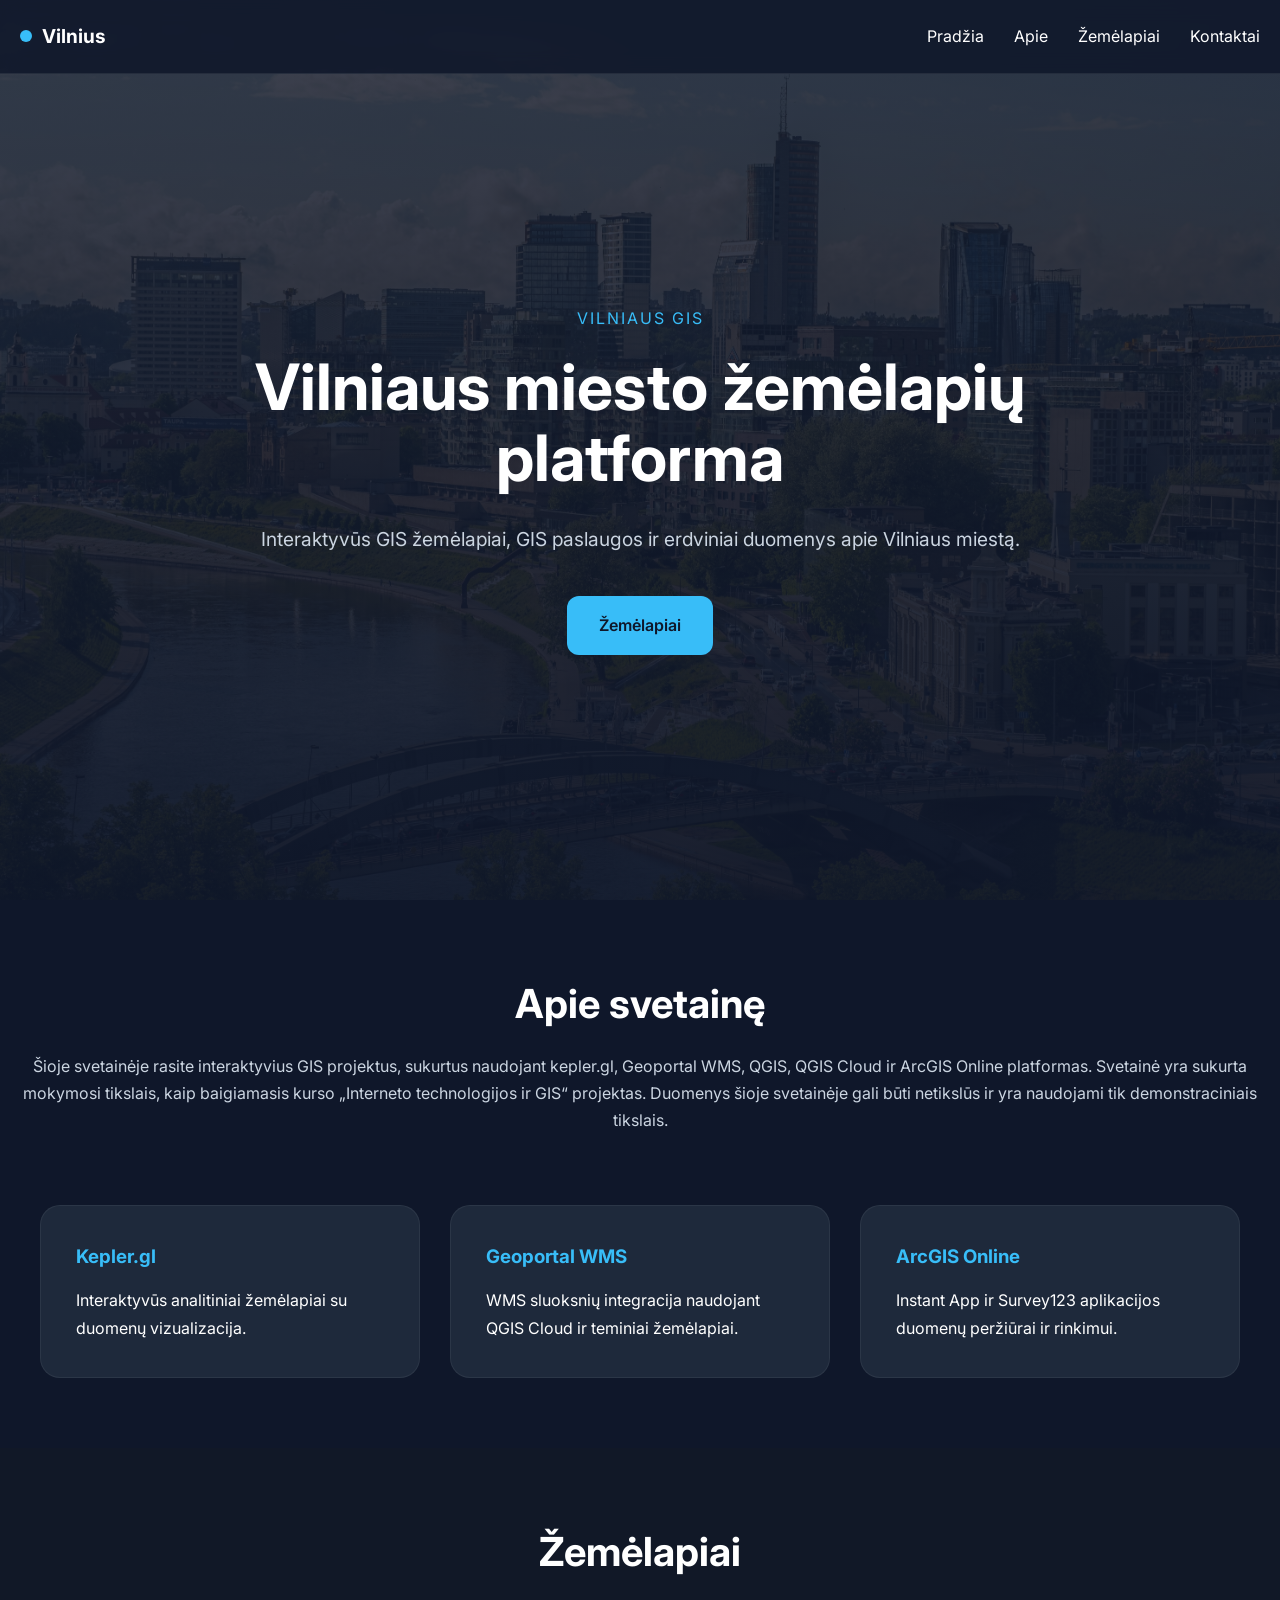
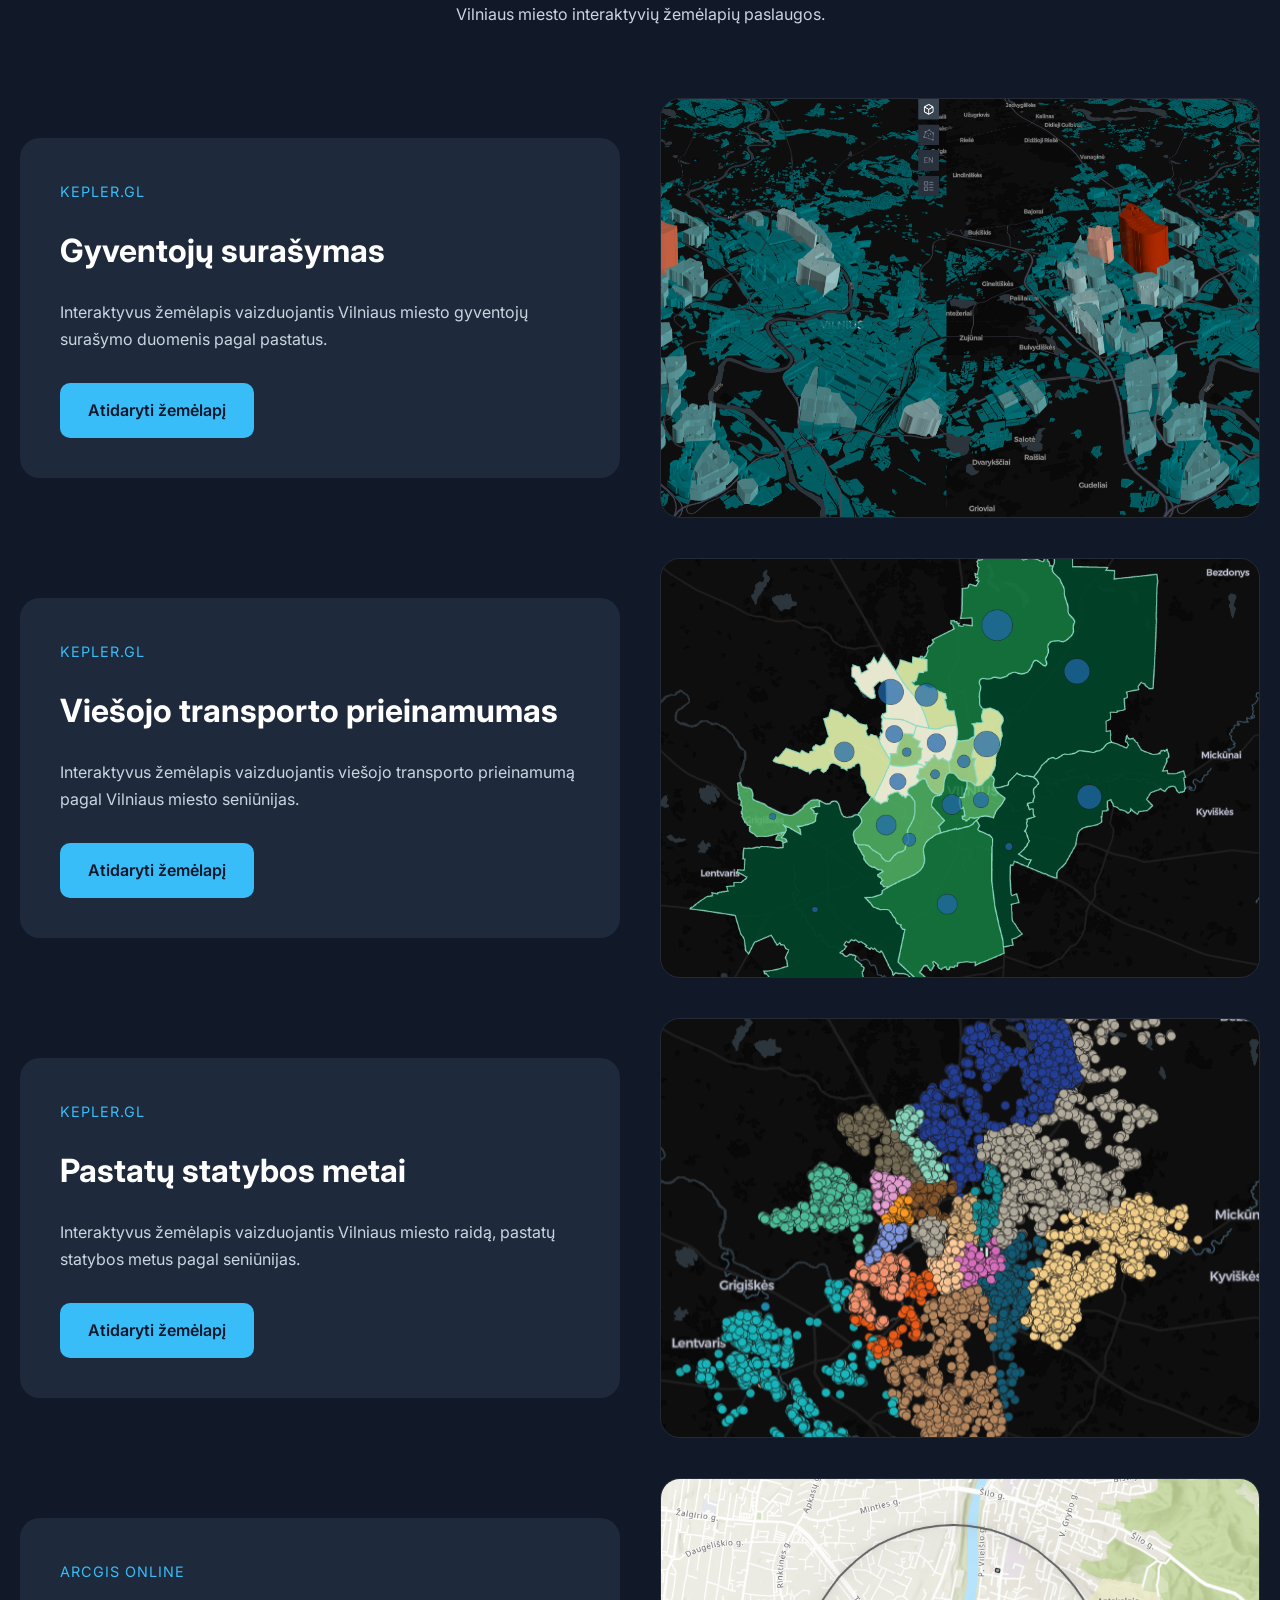
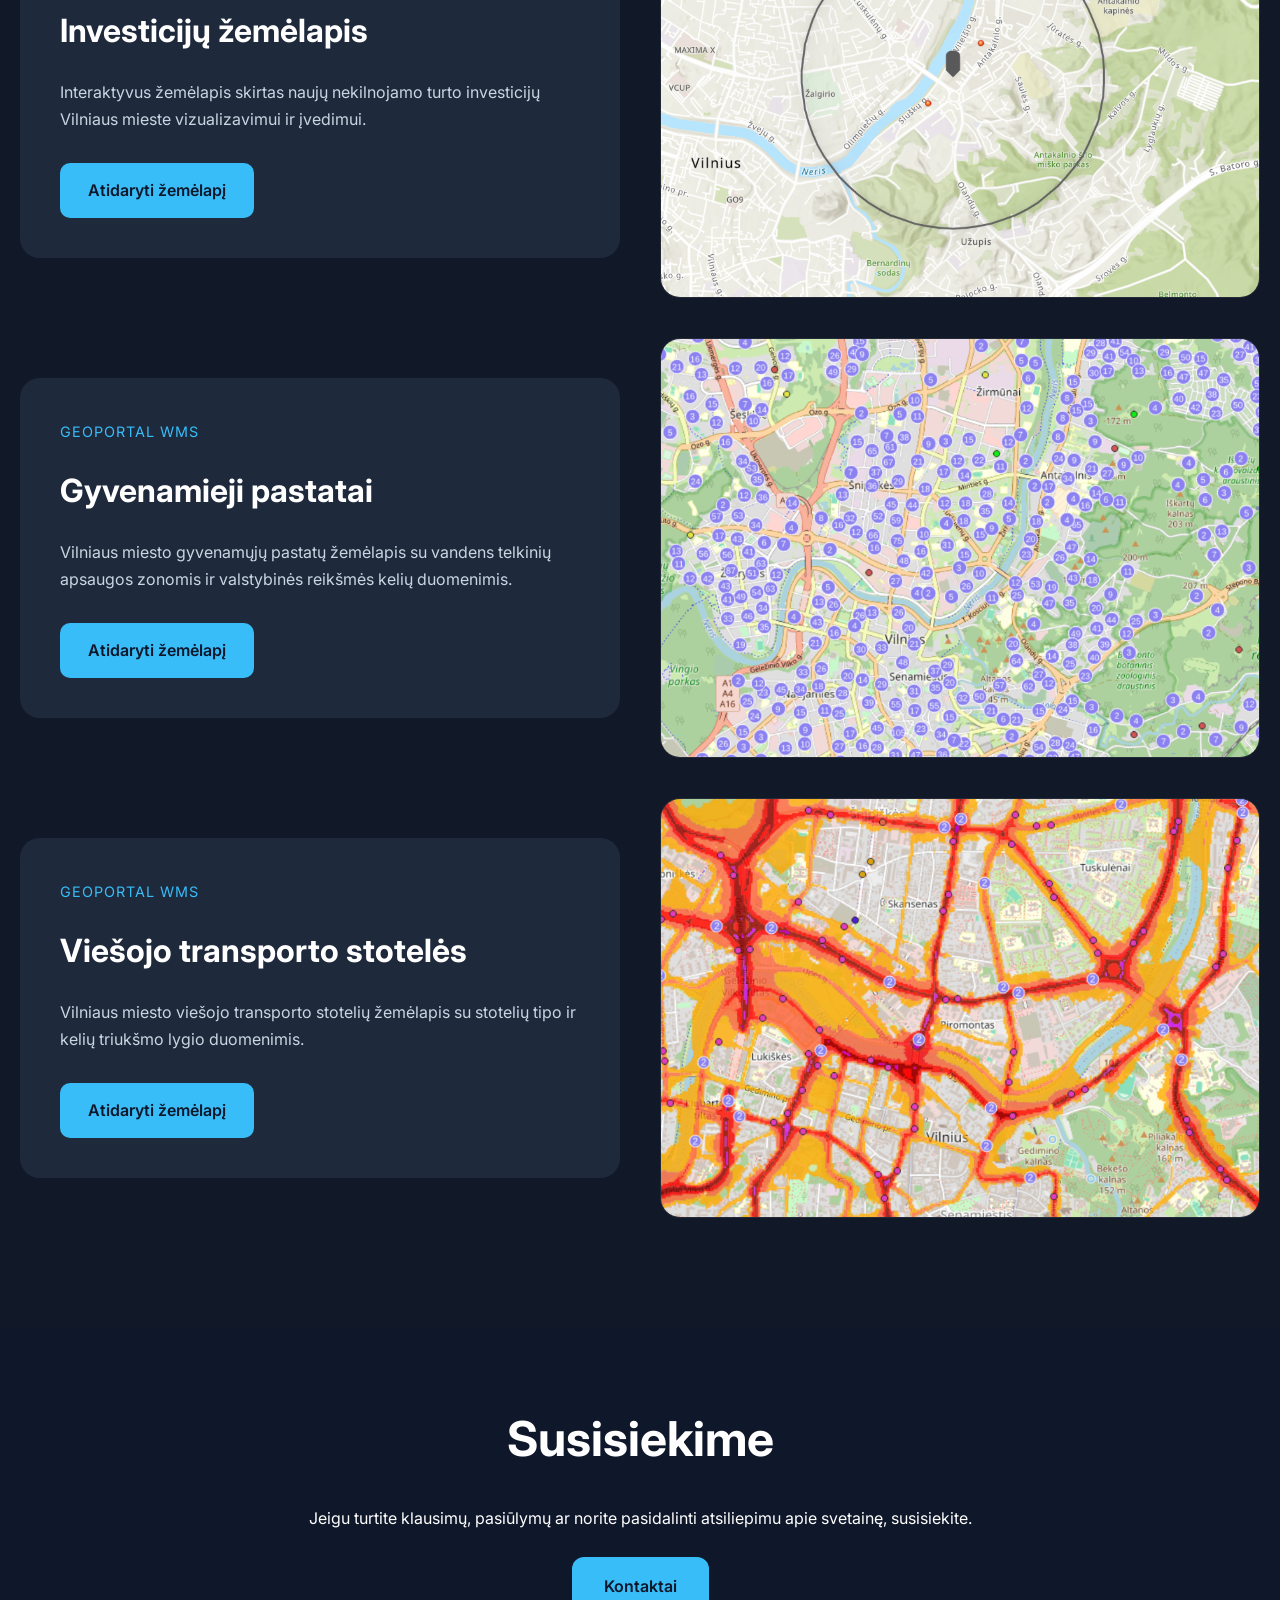
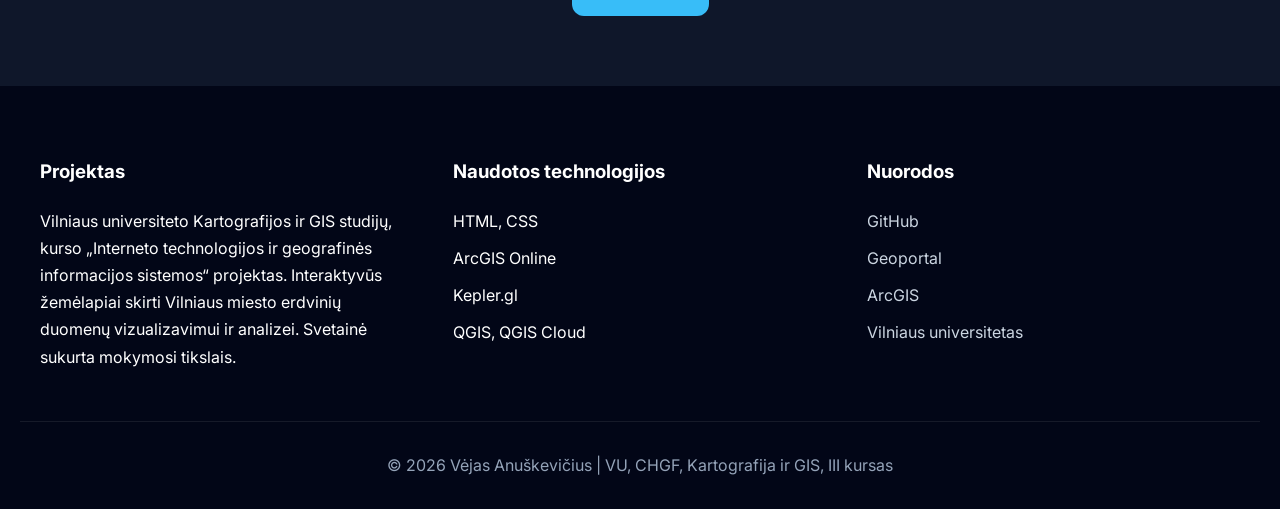
<file: index.html>
<!DOCTYPE html>
<html lang="lt">
<head>
    <meta charset="UTF-8">
    <meta name="viewport" content="width=device-width, initial-scale=1.0">
    <title>Vilniaus miesto žemėlapių platforma</title>

    <link rel="stylesheet" href="style.css">

    <link rel="preconnect" href="https://fonts.googleapis.com">
    <link href="https://fonts.googleapis.com/css2?family=Inter:wght@300;400;500;600;700&display=swap" rel="stylesheet">
</head>

<body>

    <!-- Top bar -->

    <header class="header">
        <nav class="navbar">

            <div class="logo">
                <span class="logo-dot"></span>
                Vilnius
            </div>

            <ul class="nav-links">
                <li><a href="#pradzia">Pradžia</a></li>
                <li><a href="#apie">Apie</a></li>
                <li><a href="#projektai">Žemėlapiai</a></li>
                <li><a href="#kontaktai">Kontaktai</a></li>
            </ul>

        </nav>
    </header>

    <!-- Hero -->

    <section id="pradzia" class="hero">

        <div class="hero-content">

            <p class="hero-subtitle">
                Vilniaus GIS
            </p>

            <h1>
                Vilniaus miesto žemėlapių platforma
            </h1>

            <p class="hero-description">
                Interaktyvūs GIS žemėlapiai, GIS paslaugos ir erdviniai duomenys apie Vilniaus miestą.
            </p>

            <a href="#projektai" class="hero-button">
                Žemėlapiai
            </a>

        </div>

    </section>

    <!-- Apie -->

    <section id="apie" class="about">

        <div class="section-title">
            <h2>Apie svetainę</h2>
            <p>
                Šioje svetainėje rasite interaktyvius GIS projektus, 
                sukurtus naudojant kepler.gl, Geoportal WMS, QGIS, QGIS Cloud ir ArcGIS Online platformas.
                Svetainė yra sukurta mokymosi tikslais, kaip baigiamasis kurso „Interneto technologijos ir GIS“ projektas.
                Duomenys šioje svetainėje gali būti netikslūs ir yra naudojami tik demonstraciniais tikslais.
            </p>
        </div>

        <div class="about-grid">

            <div class="about-card">
                <h3>Kepler.gl</h3>
                <p>
                    Interaktyvūs analitiniai žemėlapiai su duomenų vizualizacija.
                </p>
            </div>

            <div class="about-card">
                <h3>Geoportal WMS</h3>
                <p>
                    WMS sluoksnių integracija naudojant QGIS Cloud ir teminiai žemėlapiai.
                </p>
            </div>

            <div class="about-card">
                <h3>ArcGIS Online</h3>
                <p>
                    Instant App ir Survey123 aplikacijos duomenų peržiūrai ir rinkimui.
                </p>
            </div>

        </div>

    </section>

    <!-- Žemėlapiai -->

    <section id="projektai" class="projects">

        <div class="section-title">
            <h2>Žemėlapiai</h2>
            <p>
                Vilniaus miesto interaktyvių žemėlapių paslaugos.
            </p>
        </div>

        <!-- Žemėlapis 1 kepler.gl -->

        <div class="project-card">

            <div class="project-info">
                <span class="project-type">Kepler.gl</span>

                <h3>Gyventojų surašymas</h3>

                <p>
                    Interaktyvus žemėlapis vaizduojantis Vilniaus miesto
                     gyventojų surašymo duomenis pagal pastatus.
                </p>

                <a href="1_praktinis/map_1.html" target="_blank" class="project-button">
                    Atidaryti žemėlapį
                </a>
            </div>

            <div class="project-preview">
    <img src="img/kepler1.png" alt="Kepler žemėlapis">
</div>

        </div>

        <!-- Žemėlapis 2 kepler.gl -->

        <div class="project-card reverse">

            <div class="project-preview">
    <img src="img/kepler2.png" alt="Kepler žemėlapis">
</div>


            <div class="project-info">
                <span class="project-type">Kepler.gl</span>

                <h3>Viešojo transporto prieinamumas</h3>

                <p>
                    Interaktyvus žemėlapis vaizduojantis viešojo transporto prieinamumą 
                    pagal Vilniaus miesto seniūnijas.
                </p>

                <a href="1_praktinis/map_2.html" target="_blank" class="project-button">
                    Atidaryti žemėlapį
                </a>
            </div>

        </div>

        <!-- Žemėlapis 3 kepler.gl -->

        <div class="project-card">

            <div class="project-info">
                <span class="project-type">Kepler.gl</span>

                <h3>Pastatų statybos metai</h3>

                <p>
                    Interaktyvus žemėlapis vaizduojantis Vilniaus miesto raidą, 
                    pastatų statybos metus pagal seniūnijas.
                </p>

                <a href="1_praktinis/map_3.html" target="_blank" class="project-button">
                    Atidaryti žemėlapį
                </a>
            </div>

            <div class="project-preview">
    <img src="img/kepler3.png" alt="Kepler žemėlapis">
</div>

        </div>

        <!-- Žemėlapis arcgis online  -->

        <div class="project-card">

            <div class="project-info">
                <span class="project-type">ArcGIS Online</span>

                <h3>Investicijų žemėlapis</h3>

                <p>
                    Interaktyvus žemėlapis skirtas naujų nekilnojamo turto
                     investicijų Vilniaus mieste vizualizavimui ir įvedimui.
                </p>

                <a href="3_praktinis/pranesimu_perziura.html" target="_blank" class="project-button">
                    Atidaryti žemėlapį
                </a>
            </div>

            <div class="project-preview">
    <img src="img/arcgis.png" alt="ArcGIS žemėlapis">
</div>

        </div>

<!-- Žemėlapis 1 geoportal -->

<div class="project-card reverse">

    <div class="project-preview">
        <img src="img/qgis1.png" alt="QGIS žemėlapis">
    </div>

    <div class="project-info">
        <span class="project-type">Geoportal WMS</span>

        <h3>Gyvenamieji pastatai</h3>

        <p>
            Vilniaus miesto gyvenamųjų pastatų žemėlapis 
            su vandens telkinių apsaugos zonomis ir valstybinės reikšmės kelių duomenimis.
        </p>

        <a href="2_praktinis/map.html" target="_blank" class="project-button">
            Atidaryti žemėlapį
        </a>
    </div>

</div>

<!-- Žemėlapis 2 geoportal -->

<div class="project-card">

    <div class="project-info">
        <span class="project-type">Geoportal WMS</span>

        <h3>Viešojo transporto stotelės</h3>

        <p>
            Vilniaus miesto viešojo transporto stotelių žemėlapis su 
            stotelių tipo ir kelių triukšmo lygio duomenimis.
        </p>

        <a href="2_praktinis/map2.html" target="_blank" class="project-button">
            Atidaryti žemėlapį
        </a>
    </div>

    <div class="project-preview">
        <img src="img/qgis2.png" alt="QGIS žemėlapis">
    </div>

</div>

    </section>

    <!-- Kontaktai -->

    <section id="kontaktai" class="contact-banner">

        <div class="contact-content">

            <h2>Susisiekime</h2>

            <p>
                Jeigu turtite klausimų, pasiūlymų ar norite pasidalinti 
                atsiliepimu apie svetainę, susisiekite.
            </p>

            <a href="kontaktai.html" class="hero-button">
                Kontaktai
            </a>

        </div>

    </section>

    <!-- Footer -->

    <footer class="footer">

        <div class="footer-content">

            <div>
                <h3>Projektas</h3>

                <p>
                    Vilniaus universiteto Kartografijos ir GIS studijų, kurso 
                    „Interneto technologijos ir geografinės informacijos sistemos“ projektas. 
                    Interaktyvūs žemėlapiai skirti Vilniaus miesto erdvinių duomenų vizualizavimui ir analizei.
                    Svetainė sukurta mokymosi tikslais.
                </p>
            </div>

            <div>
                <h3>Naudotos technologijos</h3>

                <ul>
                    <li>HTML, CSS</li>
                    <li>ArcGIS Online</li>
                    <li>Kepler.gl</li>
                    <li>QGIS, QGIS Cloud</li>
                </ul>
            </div>

            <div>
                <h3>Nuorodos</h3>

                <ul>
                    <li><a href="https://github.com/vejas-a" target="_blank">GitHub</a></li>
                    <li><a href="https://www.geoportal.lt/" target="_blank">Geoportal</a></li>
                    <li><a href="https://www.arcgis.com/" target="_blank">ArcGIS</a></li>
                    <li><a href="https://www.vu.lt/" target="_blank">Vilniaus universitetas</a></li>
                </ul>
            </div>

        </div>

        <div class="footer-bottom">
            © 2026 Vėjas Anuškevičius | VU, CHGF, Kartografija ir GIS, III kursas
        </div>

    </footer>

</body>
</html>
</file>
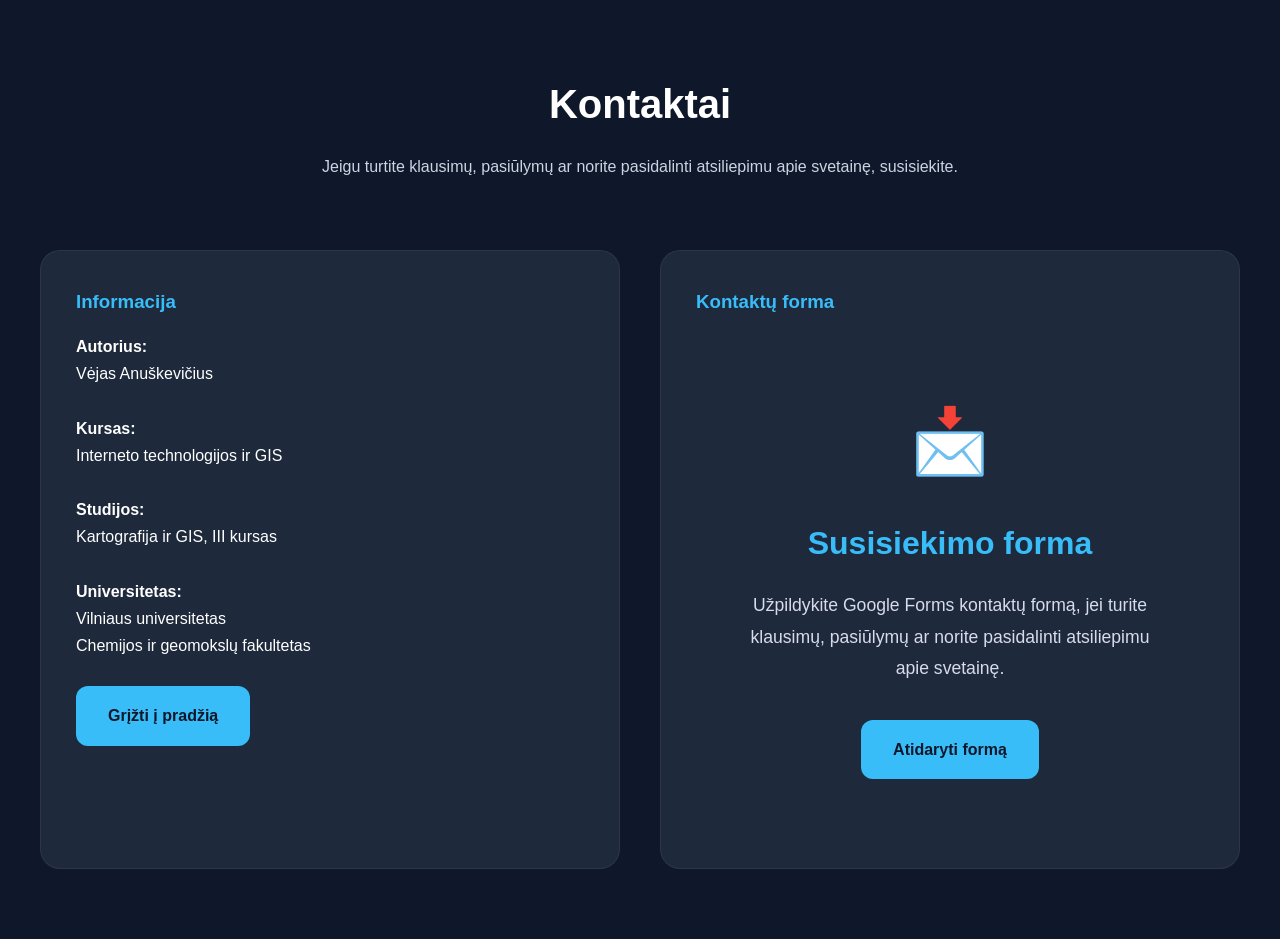
<file: kontaktai.html>
<!DOCTYPE html>
<html lang="lt">
<head>
    <meta charset="UTF-8">
    <meta name="viewport" content="width=device-width, initial-scale=1.0">
    <title>Kontaktai</title>

    <link rel="stylesheet" href="style.css">
</head>

<body>

<section class="contact-page">

    <div class="section-title">
        <h2>Kontaktai</h2>

        <p>
            Jeigu turtite klausimų, pasiūlymų ar norite pasidalinti atsiliepimu apie svetainę, susisiekite.
        </p>
    </div>

    <div class="contact-grid">

        <div class="about-card">

            <h3>Informacija</h3>

            <p>
                <strong>Autorius:</strong><br>
                Vėjas Anuškevičius
            </p>

            <br>

            <p>
                <strong>Kursas:</strong><br>
                Interneto technologijos ir GIS
            </p>
            <br>

            <p>
            <strong>Studijos:</strong><br>
            Kartografija ir GIS, III kursas
            </p>
            <br>

            <p>
                <strong>Universitetas:</strong><br>
            Vilniaus universitetas<br>
            Chemijos ir geomokslų fakultetas
            </p>

            <br>

            <a href="index.html" class="hero-button">
                Grįžti į pradžią
            </a>

        </div>

        <div class="about-card">

            <h3>Kontaktų forma</h3>

<div class="mobile-form-link">

    <div class="form-icon">
        📩
    </div>

    <h3>Susisiekimo forma</h3>

    <p>
        Užpildykite Google Forms kontaktų formą, jei turite klausimų,
        pasiūlymų ar norite pasidalinti atsiliepimu apie svetainę.
    </p>

    <a 
        href="https://docs.google.com/forms/d/e/1FAIpQLSf6I-x-X8zylXCzRwCeFBj4fC7Nis7edLIsy6jxSCpbd-rjzQ/viewform?usp=header"
        target="_blank"
        class="hero-button">

        Atidaryti formą

    </a>

</div>

</div>

</section>

</body>
</html>
</file>
<file: style.css>
*{
    margin:0;
    padding:0;
    box-sizing:border-box;
}

html{
    scroll-behavior:smooth;
}

body{
    font-family:'Inter',sans-serif;
    background:#0f172a;
    color:white;
    line-height:1.7;
}

/* Navigation */

.header{
    position:fixed;
    width:100%;
    top:0;
    z-index:1000;
    backdrop-filter:blur(10px);
    background:rgba(15,23,42,0.85);
    border-bottom:1px solid rgba(255,255,255,0.08);
}

.navbar{
    max-width:1300px;
    margin:auto;
    padding:20px;
    display:flex;
    justify-content:space-between;
    align-items:center;
}

.logo{
    font-size:1.2rem;
    font-weight:700;
    display:flex;
    align-items:center;
    gap:10px;
}

.logo-dot{
    width:12px;
    height:12px;
    background:#38bdf8;
    border-radius:50%;
}

.nav-links{
    display:flex;
    gap:30px;
    list-style:none;
}

.nav-links a{
    text-decoration:none;
    color:white;
    transition:0.3s;
}

.nav-links a:hover{
    color:#38bdf8;
}

/* HERO */

.hero{
    min-height:100vh;
    display:flex;
    align-items:center;
    justify-content:center;
    text-align:center;
    padding:120px 20px 60px;
    background:
    linear-gradient(rgba(15,23,42,0.8),rgba(15,23,42,0.95)),
    url("img/hero.jpg");
    background-size:cover;
    background-position:center;
}

.hero-content{
    max-width:900px;
}

.hero-subtitle{
    color:#38bdf8;
    margin-bottom:20px;
    text-transform:uppercase;
    letter-spacing:2px;
}

.hero h1{
    font-size:4rem;
    line-height:1.1;
    margin-bottom:30px;
}

.hero-description{
    font-size:1.2rem;
    color:#cbd5e1;
    margin-bottom:40px;
}

.hero-button{
    display:inline-block;
    padding:16px 32px;
    background:#38bdf8;
    color:#0f172a;
    text-decoration:none;
    border-radius:12px;
    font-weight:600;
    transition:0.3s;
}

.hero-button:hover{
    transform:translateY(-3px);
}

/* SECTION */

section{
    padding: 70px 20px;
}

.section-title{
    text-align:center;
    margin-bottom:70px;
}

.section-title h2{
    font-size:2.5rem;
    margin-bottom:15px;
}

.section-title p{
    color:#cbd5e1;
}

/* Apie */

.about-grid{
    max-width:1200px;
    margin:auto;
    display:grid;
    grid-template-columns:repeat(auto-fit,minmax(250px,1fr));
    gap:30px;
}

.about-card{
    background:#1e293b;
    padding:35px;
    border-radius:20px;
    border:1px solid rgba(255,255,255,0.06);
}

.about-card h3{
    margin-bottom:15px;
    color:#38bdf8;
}

/* Žemėlapiai */

.projects{
    background:#111827;
}

.project-card{
    max-width:1300px;
    margin:0 auto 40px;
    display:grid;
    grid-template-columns:1fr 1fr;
    gap:40px;
    align-items:center;
}

.reverse{
    direction:rtl;
}

.reverse *{
    direction:ltr;
}

.project-info{
    background:#1e293b;
    padding:40px;
    border-radius:20px;
}

.project-type{
    display:inline-block;
    margin-bottom:20px;
    color:#38bdf8;
    font-size:0.9rem;
    text-transform:uppercase;
    letter-spacing:1px;
}

.project-info h3{
    font-size:2rem;
    margin-bottom:20px;
}

.project-info p{
    color:#cbd5e1;
    margin-bottom:30px;
}

.project-button{
    display:inline-block;
    padding:14px 28px;
    background:#38bdf8;
    color:#0f172a;
    text-decoration:none;
    border-radius:10px;
    font-weight:600;
}

.project-preview{
    height:420px;
    border-radius:20px;
    overflow:hidden;
    border:1px solid rgba(255,255,255,0.08);
}

.project-preview img{
    width:100%;
    height:100%;
    object-fit:cover;
    display:block;
}

/* Kontaktai */

.contact-banner{
    text-align:center;
}

.contact-content{
    max-width:700px;
    margin:auto;
}

.contact-content h2{
    font-size:3rem;
    margin-bottom:20px;
}

.contact-content p{
    margin:25px 0;
}

.contact-grid{
    max-width:1200px;
    margin:auto;
    display:grid;
    grid-template-columns:1fr 1fr;
    gap:40px;
}
/* Footer */

.footer{
    background:#020617;
    padding:70px 20px 30px;
}

.footer-content{
    max-width:1200px;
    margin:auto;
    display:grid;
    grid-template-columns:repeat(auto-fit,minmax(250px,1fr));
    gap:40px;
}

.footer h3{
    margin-bottom:20px;
}

.footer ul{
    list-style:none;
}

.footer li{
    margin-bottom:10px;
}

.footer a{
    color:#cbd5e1;
    text-decoration:none;
}

.footer-bottom{
    text-align:center;
    margin-top:50px;
    padding-top:30px;
    border-top:1px solid rgba(255,255,255,0.08);
    color:#94a3b8;
}
.mobile-form-link{
    min-height:500px;

    display:flex;
    flex-direction:column;
    justify-content:center;
    align-items:center;

    text-align:center;
    padding:40px;
}

.mobile-form-link h3{
    font-size:2rem;
    margin:20px 0;
}

.mobile-form-link p{
    max-width:450px;
    margin-bottom:35px;
    font-size:1.1rem;
    line-height:1.8;
    color:#d6dceb;
}

.form-icon{
    font-size:4rem;
}
/* RESPONSIVE */

@media(max-width:900px){

    .hero h1{
        font-size:2.8rem;
    }

    .project-card{
        grid-template-columns:1fr;
    }

    .reverse{
        direction:ltr;
    }

    .nav-links{
        gap:15px;
    }

}

@media(max-width:768px){

    .navbar{
        flex-direction:column;
        gap:20px;
        padding:15px;
    }

    .nav-links{
        flex-wrap:wrap;
        justify-content:center;
        gap:15px;
    }

    .hero{
        padding:140px 20px 80px;
        min-height:auto;
    }

    .hero h1{
        font-size:2.4rem;
        line-height:1.2;
    }

    .hero-description{
        font-size:1rem;
    }

    .section-title h2{
        font-size:2rem;
    }

    .project-card{
        grid-template-columns:1fr;
        gap:25px;
        margin-bottom:30px;
    }

    .reverse{
        direction:ltr;
    }

    .project-info{
        padding:25px;
    }

    .project-info h3{
        font-size:1.6rem;
    }

    .project-preview{
        height:250px;
    }

    .about-grid{
        grid-template-columns:1fr;
    }

    .footer-content{
        grid-template-columns:1fr;
        text-align:center;
    }

    .contact-content h2{
        font-size:2.5rem;
    }

    .contact-content p{
        font-size:1rem;
        margin:30px 0;
    }

.contact-grid{
    grid-template-columns:1fr;
}

.contact-grid iframe{
    width:100%;
    min-width:0;
}
}
</file>
